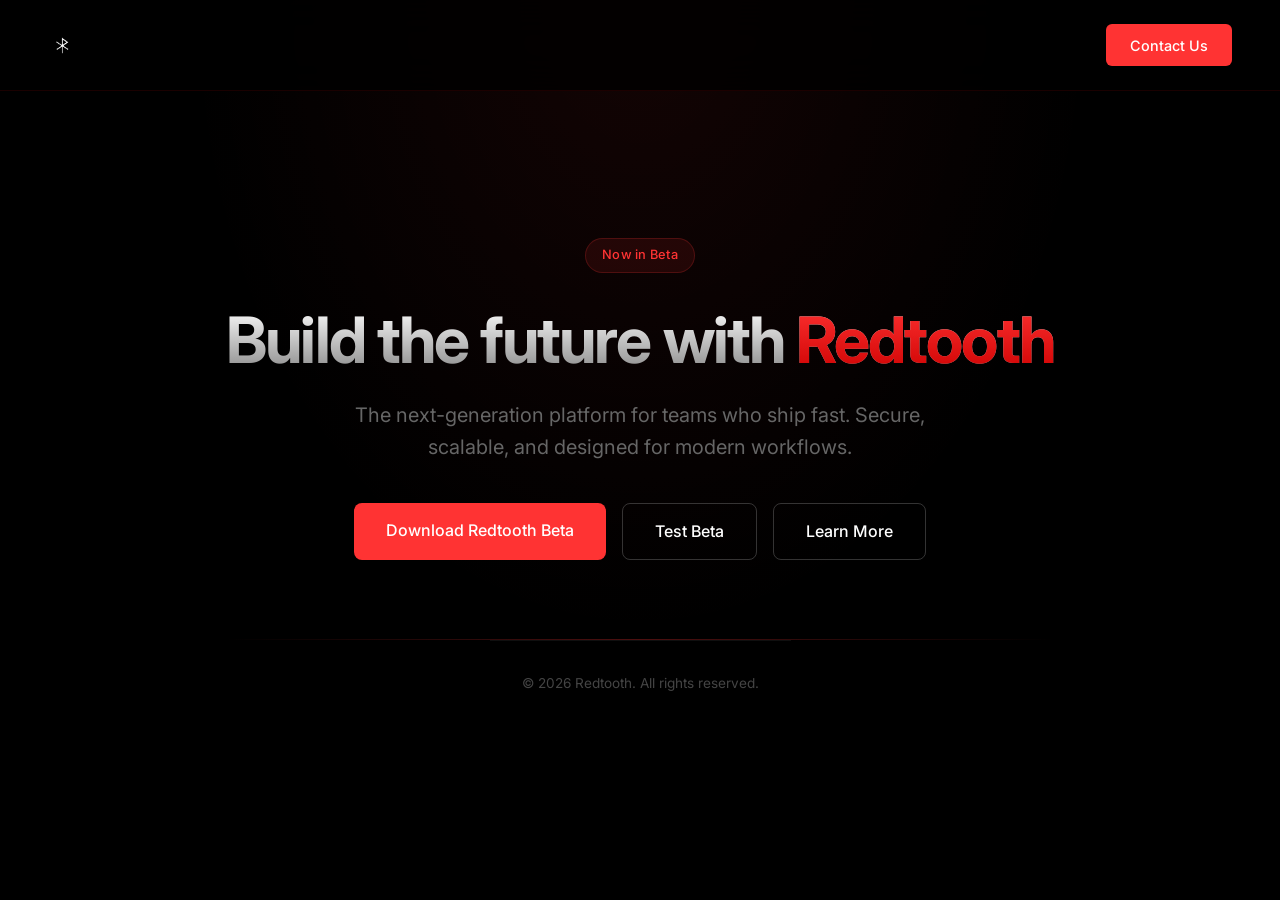
<file: index.html>
<!DOCTYPE html>
<html lang="en">
<head>
    <meta charset="UTF-8">
    <meta name="viewport" content="width=device-width, initial-scale=1.0">
    <title>Redtooth</title>
    <link rel="icon" type="image/svg+xml" href="redtooth-logo.svg">
    <link rel="preconnect" href="https://fonts.googleapis.com">
    <link rel="preconnect" href="https://fonts.gstatic.com" crossorigin>
    <link href="https://fonts.googleapis.com/css2?family=Inter:wght@300;400;500;600;700&display=swap" rel="stylesheet">
    <style>
        * {
            margin: 0;
            padding: 0;
            box-sizing: border-box;
        }

        body {
            font-family: 'Inter', -apple-system, BlinkMacSystemFont, sans-serif;
            background: #000000;
            color: #ffffff;
            line-height: 1.6;
            overflow-x: hidden;
        }

        nav {
            position: fixed;
            top: 0;
            left: 0;
            right: 0;
            padding: 1.5rem 3rem;
            display: flex;
            justify-content: space-between;
            align-items: center;
            z-index: 100;
            background: rgba(0, 0, 0, 0.8);
            backdrop-filter: blur(20px);
            border-bottom: 1px solid rgba(255, 0, 0, 0.1);
        }

        .nav-logo {
            display: flex;
            align-items: center;
            gap: 0.5rem;
        }

        .nav-logo img {
            height: 32px;
            width: auto;
        }

        .nav-links {
            display: flex;
            gap: 2rem;
            list-style: none;
        }

        .nav-links a {
            color: #888;
            text-decoration: none;
            font-size: 0.9rem;
            font-weight: 500;
            transition: color 0.2s ease;
        }

        .nav-links a:hover {
            color: #ffffff;
        }

        .nav-cta {
            padding: 0.6rem 1.5rem;
            background: #ff3333;
            color: #ffffff;
            border: none;
            border-radius: 6px;
            font-size: 0.9rem;
            font-weight: 500;
            cursor: pointer;
            transition: background 0.2s ease;
            text-decoration: none;
            display: inline-block;
        }

        .nav-cta:hover {
            background: #ff2222;
        }

        .hero {
            min-height: 100vh;
            display: flex;
            flex-direction: column;
            justify-content: center;
            align-items: center;
            position: relative;
            padding: 8rem 2rem 4rem;
            background: radial-gradient(ellipse at top, rgba(255, 51, 51, 0.08) 0%, transparent 50%);
        }

        .hero-content {
            max-width: 900px;
            text-align: center;
            position: relative;
            z-index: 10;
        }

        .badge {
            display: inline-block;
            padding: 0.4rem 1rem;
            background: rgba(255, 51, 51, 0.1);
            border: 1px solid rgba(255, 51, 51, 0.2);
            border-radius: 20px;
            font-size: 0.8rem;
            font-weight: 500;
            color: #ff3333;
            margin-bottom: 2rem;
            letter-spacing: 0.02em;
        }

        h1 {
            font-size: 4rem;
            font-weight: 700;
            letter-spacing: -0.03em;
            line-height: 1.1;
            margin-bottom: 1.5rem;
            background: linear-gradient(180deg, #ffffff 0%, #888888 100%);
            -webkit-background-clip: text;
            -webkit-text-fill-color: transparent;
            background-clip: text;
        }

        h1 span {
            background: linear-gradient(180deg, #ff3333 0%, #cc0000 100%);
            -webkit-background-clip: text;
            -webkit-text-fill-color: transparent;
            background-clip: text;
        }

        .subtitle {
            font-size: 1.25rem;
            color: #666;
            margin-bottom: 2.5rem;
            max-width: 600px;
            margin-left: auto;
            margin-right: auto;
            font-weight: 400;
        }

        .cta-group {
            display: flex;
            gap: 1rem;
            justify-content: center;
            margin-bottom: 5rem;
        }

        .primary-button {
            padding: 0.9rem 2rem;
            background: #ff3333;
            color: #ffffff;
            border: none;
            border-radius: 8px;
            font-size: 1rem;
            font-weight: 500;
            cursor: pointer;
            transition: all 0.2s ease;
            text-decoration: none;
            display: inline-block;
        }

        .primary-button:hover {
            background: #ff2222;
            transform: translateY(-1px);
        }

        .secondary-button {
            padding: 0.9rem 2rem;
            background: transparent;
            color: #ffffff;
            border: 1px solid rgba(255, 255, 255, 0.2);
            border-radius: 8px;
            font-size: 1rem;
            font-weight: 500;
            cursor: pointer;
            transition: all 0.2s ease;
            text-decoration: none;
            display: inline-block;
        }

        .secondary-button:hover {
            border-color: rgba(255, 255, 255, 0.4);
            background: rgba(255, 255, 255, 0.05);
        }

        .features {
            display: grid;
            grid-template-columns: repeat(3, 1fr);
            gap: 2rem;
            max-width: 1200px;
            margin: 0 auto;
            padding: 0 2rem;
        }

        .feature-card {
            background: rgba(255, 255, 255, 0.02);
            border: 1px solid rgba(255, 255, 255, 0.06);
            border-radius: 12px;
            padding: 2rem;
            transition: all 0.3s ease;
        }

        .feature-card:hover {
            background: rgba(255, 255, 255, 0.04);
            border-color: rgba(255, 51, 51, 0.2);
            transform: translateY(-2px);
        }

        .feature-icon {
            width: 48px;
            height: 48px;
            background: linear-gradient(135deg, rgba(255, 51, 51, 0.2) 0%, rgba(255, 51, 51, 0.05) 100%);
            border-radius: 10px;
            display: flex;
            align-items: center;
            justify-content: center;
            margin-bottom: 1.5rem;
            font-size: 1.5rem;
        }

        .feature-title {
            font-size: 1.1rem;
            font-weight: 600;
            margin-bottom: 0.75rem;
            color: #ffffff;
        }

        .feature-description {
            font-size: 0.95rem;
            color: #666;
            line-height: 1.6;
        }

        .gradient-line {
            position: absolute;
            bottom: 0;
            left: 0;
            right: 0;
            height: 1px;
            background: linear-gradient(90deg, transparent, rgba(255, 51, 51, 0.3), transparent);
        }

        footer {
            padding: 2rem;
            text-align: center;
            color: #444;
            font-size: 0.85rem;
            border-top: 1px solid rgba(255, 255, 255, 0.06);
        }

        @media (max-width: 768px) {
            nav {
                padding: 1rem 1.5rem;
            }

            .nav-links {
                display: none;
            }

            h1 {
                font-size: 2.5rem;
            }

            .subtitle {
                font-size: 1rem;
            }

            .features {
                grid-template-columns: 1fr;
            }

            .cta-group {
                flex-direction: column;
                align-items: center;
            }
        }
    </style>
</head>
<body>
    <nav>
        <div class="nav-logo">
            <img src="redtooth_logo.jpg" alt="Redtooth Logo">
        </div>
      
        <a href="contact.html" class="nav-cta">Contact Us</a>
    </nav>

    <div class="hero">
        <div class="hero-content">
            <div class="badge">Now in Beta</div>
            <h1>Build the future with <span>Redtooth</span></h1>
            <p class="subtitle">The next-generation platform for teams who ship fast. Secure, scalable, and designed for modern workflows.</p>
            <div class="cta-group">
                <a href="redtooth-beta.rar" download class="primary-button">Download Redtooth Beta</a>
                <a href="encode.html" class="secondary-button">Test Beta</a>
                <a href="learn-more.html" class="secondary-button">Learn More</a>
            </div>
            
            <!-- <div class="features">
                <div class="feature-card">
                    <div class="feature-icon">⚡</div>
                    <h3 class="feature-title">Lightning Performance</h3>
                    <p class="feature-description">Built for speed with sub-millisecond response times and edge computing capabilities.</p>
                </div>
                <div class="feature-card">
                    <div class="feature-icon">🔒</div>
                    <h3 class="feature-title">Enterprise Security</h3>
                    <p class="feature-description">SOC 2 compliant with end-to-end encryption and advanced access controls.</p>
                </div>
                <div class="feature-card">
                    <div class="feature-icon">🔄</div>
                    <h3 class="feature-title">Seamless Integration</h3>
                    <p class="feature-description">Connect with 200+ tools and services through our robust API ecosystem.</p>
                </div>
            </div>
        </div> -->
        <div class="gradient-line"></div>
    </div>

    <footer>
        © 2026 Redtooth. All rights reserved.
    </footer>
</body>
</html>
</file>
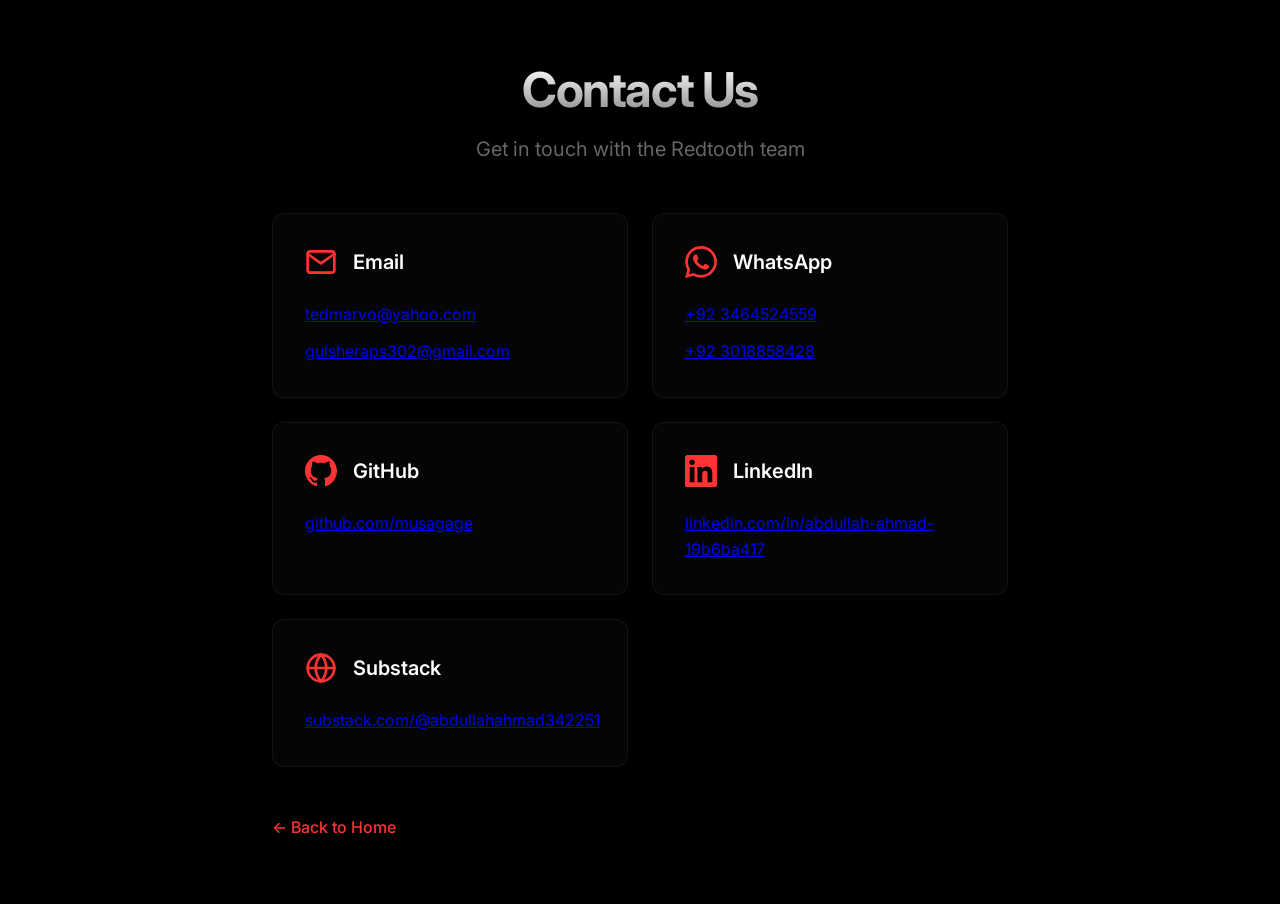
<file: contact.html>
<!DOCTYPE html>
<html lang="en">
<head>
    <meta charset="UTF-8">
    <meta name="viewport" content="width=device-width, initial-scale=1.0">
    <title>Contact - Redtooth</title>
    <link rel="icon" type="image/svg+xml" href="redtooth-logo.svg">
    <link rel="preconnect" href="https://fonts.googleapis.com">
    <link rel="preconnect" href="https://fonts.gstatic.com" crossorigin>
    <link href="https://fonts.googleapis.com/css2?family=Inter:wght@300;400;500;600;700&display=swap" rel="stylesheet">
    <style>
        * {
            margin: 0;
            padding: 0;
            box-sizing: border-box;
        }

        body {
            font-family: 'Inter', -apple-system, BlinkMacSystemFont, sans-serif;
            background: #000000;
            color: #ffffff;
            line-height: 1.6;
        }

        .container {
            max-width: 800px;
            margin: 0 auto;
            padding: 4rem 2rem 4rem;
        }

        h1 {
            font-size: 3rem;
            font-weight: 700;
            letter-spacing: -0.03em;
            line-height: 1.1;
            margin-bottom: 1rem;
            background: linear-gradient(180deg, #ffffff 0%, #888888 100%);
            -webkit-background-clip: text;
            -webkit-text-fill-color: transparent;
            background-clip: text;
            text-align: center;
        }

        .subtitle {
            font-size: 1.25rem;
            color: #666;
            margin-bottom: 3rem;
            text-align: center;
        }

        .contact-grid {
            display: grid;
            grid-template-columns: repeat(auto-fit, minmax(350px, 1fr));
            gap: 1.5rem;
            margin-top: 2rem;
        }

        .contact-card {
            background: rgba(255, 255, 255, 0.02);
            border: 1px solid rgba(255, 255, 255, 0.06);
            border-radius: 12px;
            padding: 2rem;
            transition: all 0.3s ease;
        }

        .contact-card:hover {
            background: rgba(255, 255, 255, 0.04);
            border-color: rgba(255, 51, 51, 0.3);
            transform: translateY(-2px);
        }

        .contact-header {
            display: flex;
            align-items: center;
            gap: 1rem;
            margin-bottom: 1.5rem;
        }

        .contact-header svg {
            width: 32px;
            height: 32px;
        }

        .contact-header h3 {
            font-size: 1.25rem;
            font-weight: 600;
            color: #ffffff;
        }

        .contact-links {
            display: flex;
            flex-direction: column;
            gap: 0.75rem;
        }

        .contact-link {
            color: #888;
            text-decoration: none;
            font-size: 0.95rem;
            transition: color 0.2s ease;
            display: flex;
            align-items: center;
            gap: 0.5rem;
        }

        .contact-link:hover {
            color: #ff3333;
        }

        .contact-link::before {
            content: '→';
            color: #ff3333;
            font-size: 0.8rem;
        }

        .back-link {
            display: inline-block;
            margin-top: 3rem;
            color: #ff3333;
            text-decoration: none;
            font-weight: 500;
        }

        .back-link:hover {
            text-decoration: underline;
        }

        @media (max-width: 768px) {
            h1 {
                font-size: 2rem;
            }

            .subtitle {
                font-size: 1rem;
            }

            .contact-grid {
                grid-template-columns: 1fr;
            }
        }
    </style>
</head>
<body>
    <div class="container">
        <h1>Contact Us</h1>
        <p class="subtitle">Get in touch with the Redtooth team</p>
        
        <div class="contact-grid">
            <div class="contact-card">
                <div class="contact-header">
                    <svg xmlns="http://www.w3.org/2000/svg" viewBox="0 0 24 24" fill="none" stroke="#ff3333" stroke-width="2" stroke-linecap="round" stroke-linejoin="round">
                        <path d="M4 4h16c1.1 0 2 .9 2 2v12c0 1.1-.9 2-2 2H4c-1.1 0-2-.9-2-2V6c0-1.1.9-2 2-2z"></path>
                        <polyline points="22,6 12,13 2,6"></polyline>
                    </svg>
                    <h3>Email</h3>
                </div>
                <div class="contact-links">
                    <a href="mailto:tedmarvo@yahoo.com">tedmarvo@yahoo.com</a>
                    <a href="mailto:gulsheraps302@gmail.com">gulsheraps302@gmail.com</a>
                </div>
            </div>

            <div class="contact-card">
                <div class="contact-header">
                    <svg xmlns="http://www.w3.org/2000/svg" viewBox="0 0 24 24" fill="#ff3333">
                        <path d="M17.472 14.382c-.297-.149-1.758-.867-2.03-.967-.273-.099-.471-.148-.67.15-.197.297-.767.966-.94 1.164-.173.199-.347.223-.644.075-.297-.15-1.255-.463-2.39-1.475-.883-.788-1.48-1.761-1.653-2.059-.173-.297-.018-.458.13-.606.134-.133.298-.347.446-.52.149-.174.198-.298.298-.497.099-.198.05-.371-.025-.52-.075-.149-.669-1.612-.916-2.207-.242-.579-.487-.5-.669-.51-.173-.008-.371-.01-.57-.01-.198 0-.52.074-.792.372-.272.297-1.04 1.016-1.04 2.479 0 1.462 1.065 2.875 1.213 3.074.149.198 2.096 3.2 5.077 4.487.709.306 1.262.489 1.694.625.712.227 1.36.195 1.871.118.571-.085 1.758-.719 2.006-1.413.248-.694.248-1.289.173-1.413-.074-.124-.272-.198-.57-.347m-5.421 7.403h-.004a9.87 9.87 0 01-5.031-1.378l-.361-.214-3.741.982.998-3.648-.235-.374a9.86 9.86 0 01-1.51-5.26c.001-5.45 4.436-9.884 9.888-9.884 2.64 0 5.122 1.03 6.988 2.898a9.825 9.825 0 012.893 6.994c-.003 5.45-4.437 9.884-9.885 9.884m8.413-18.297A11.815 11.815 0 0012.05 0C5.495 0 .16 5.335.157 11.892c0 2.096.547 4.142 1.588 5.945L.057 24l6.305-1.654a11.882 11.882 0 005.683 1.448h.005c6.554 0 11.89-5.335 11.893-11.893a11.821 11.821 0 00-3.48-8.413z"/>
                    </svg>
                    <h3>WhatsApp</h3>
                </div>
                <div class="contact-links">
                    <a href="https://wa.me/923464524559">+92 3464524559</a>
                    <a href="https://wa.me/923018858428">+92 3018858428</a>
                </div>
            </div>

            <div class="contact-card">
                <div class="contact-header">
                    <svg xmlns="http://www.w3.org/2000/svg" viewBox="0 0 24 24" fill="#ff3333">
                        <path d="M12 0c-6.626 0-12 5.373-12 12 0 5.302 3.438 9.8 8.207 11.387.599.111.793-.261.793-.577v-2.234c-3.338.726-4.033-1.416-4.033-1.416-.546-1.387-1.333-1.756-1.333-1.756-1.089-.745.083-.729.083-.729 1.205.084 1.839 1.237 1.839 1.237 1.07 1.834 2.807 1.304 3.492.997.107-.775.418-1.305.762-1.604-2.665-.305-5.467-1.334-5.467-5.931 0-1.311.469-2.381 1.236-3.221-.124-.303-.535-1.524.117-3.176 0 0 1.008-.322 3.301 1.23.957-.266 1.983-.399 3.003-.404 1.02.005 2.047.138 3.006.404 2.291-1.552 3.297-1.23 3.297-1.23.653 1.653.242 2.874.118 3.176.77.84 1.235 1.911 1.235 3.221 0 4.609-2.807 5.624-5.479 5.921.43.372.823 1.102.823 2.222v3.293c0 .319.192.694.801.576 4.765-1.589 8.199-6.086 8.199-11.386 0-6.627-5.373-12-12-12z"/>
                    </svg>
                    <h3>GitHub</h3>
                </div>
                <div class="contact-links">
                    <a href="https://github.com/musagage" target="_blank">github.com/musagage</a>
                </div>
            </div>

            <div class="contact-card">
                <div class="contact-header">
                    <svg xmlns="http://www.w3.org/2000/svg" viewBox="0 0 24 24" fill="#ff3333">
                        <path d="M20.447 20.452h-3.554v-5.569c0-1.328-.027-3.037-1.852-3.037-1.853 0-2.136 1.445-2.136 2.939v5.667H9.351V9h3.414v1.561h.046c.477-.9 1.637-1.85 3.37-1.85 3.601 0 4.267 2.37 4.267 5.455v6.286zM5.337 7.433c-1.144 0-2.063-.926-2.063-2.065 0-1.138.92-2.063 2.063-2.063 1.14 0 2.064.925 2.064 2.063 0 1.139-.925 2.065-2.064 2.065zm1.782 13.019H3.555V9h3.564v11.452zM22.225 0H1.771C.792 0 0 .774 0 1.729v20.542C0 23.227.792 24 1.771 24h20.451C23.2 24 24 23.227 24 22.271V1.729C24 .774 23.2 0 22.222 0h.003z"/>
                    </svg>
                    <h3>LinkedIn</h3>
                </div>
                <div class="contact-links">
                    <a href="https://www.linkedin.com/in/abdullah-ahmad-19b6ba417" target="_blank">linkedin.com/in/abdullah-ahmad-19b6ba417</a>
                </div>
            </div>

            <div class="contact-card">
                <div class="contact-header">
                    <svg xmlns="http://www.w3.org/2000/svg" viewBox="0 0 24 24" fill="none" stroke="#ff3333" stroke-width="2" stroke-linecap="round" stroke-linejoin="round">
                        <circle cx="12" cy="12" r="10"></circle>
                        <line x1="2" y1="12" x2="22" y2="12"></line>
                        <path d="M12 2a15.3 15.3 0 0 1 4 10 15.3 15.3 0 0 1-4 10 15.3 15.3 0 0 1-4-10 15.3 15.3 0 0 1 4-10z"></path>
                    </svg>
                    <h3>Substack</h3>
                </div>
                <div class="contact-links">
                    <a href="https://substack.com/@abdullahahmad342251" target="_blank">substack.com/@abdullahahmad342251</a>
                </div>
            </div>
        </div>

        <a href="index.html" class="back-link">← Back to Home</a>
    </div>
</body>
</html>
</file>
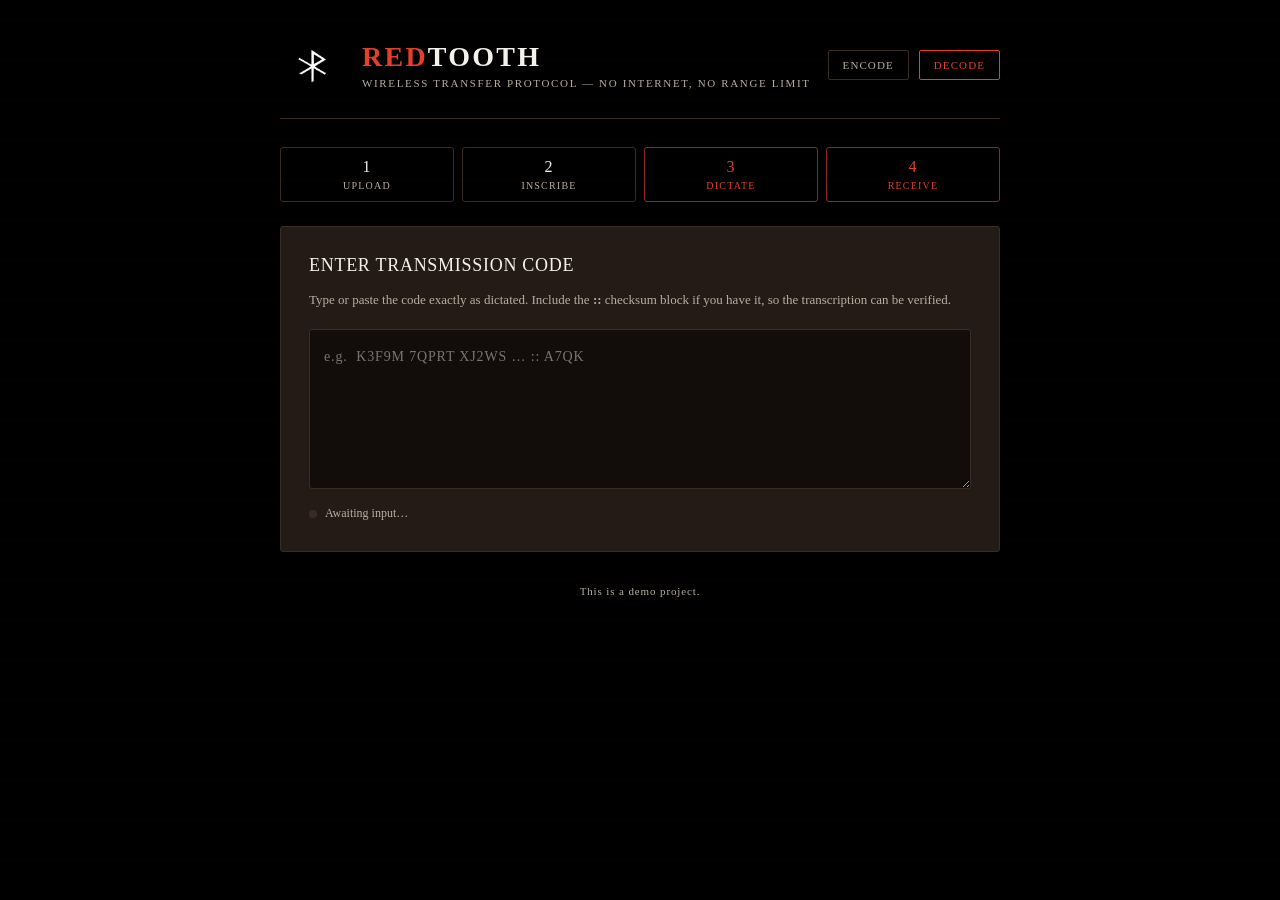
<file: decode.html>
<!DOCTYPE html>
<html lang="en">
<head>
<meta charset="UTF-8">
<meta name="viewport" content="width=device-width, initial-scale=1.0">
<title>Redtooth — Decode</title>
<link rel="stylesheet" href="style.css">
<link rel="icon" href="redtooth-logo.svg" type="image/svg+xml">
<link rel="preconnect" href="https://fonts.googleapis.com">
<link href="https://fonts.googleapis.com/css2?family=Oswald:wght@500;600&family=JetBrains+Mono:wght@400;500&display=swap" rel="stylesheet">
</head>
<body>
<div class="frame">

  <div class="header">
    <img src="redtooth_logo.jpg" alt="Redtooth logo">
    <div>
      <h1><span>RED</span>TOOTH</h1>
      <div class="tagline">Wireless transfer protocol — no internet, no range limit</div>
    </div>
    <div class="nav">
      <a href="encode.html">Encode</a>
      <a href="decode.html" class="active">Decode</a>
    </div>
  </div>

  <div class="flow">
    <div class="step"><span class="num">1</span>Upload</div>
    <div class="step"><span class="num">2</span>Inscribe</div>
    <div class="step active"><span class="num">3</span>Dictate</div>
    <div class="step active"><span class="num">4</span>Receive</div>
  </div>

  <div class="panel">
    
    <h2>Enter Transmission Code</h2>
    <p class="desc">
      Type or paste the code exactly as dictated. Include the <b>::</b>
      checksum block if you have it, so the transcription can be verified.
    </p>

    <textarea
      class="code-input"
      id="codeInput"
      placeholder="e.g.  K3F9M 7QPRT XJ2WS … :: A7QK"
      spellcheck="false"
      autocomplete="off"
      autocorrect="off"
      autocapitalize="characters"
    ></textarea>

    <div class="status-line" id="statusLine">
      <span class="dot"></span>
      <span id="statusText">Awaiting input…</span>
    </div>

    <button class="btn hidden" id="revertBtn">Revert</button>
  </div>

  <div class="panel hidden" id="resultPanel">
   
    <h2>Restored SVG</h2>
    <div class="preview" id="svgPreview"></div>
    <button class="btn secondary" id="downloadSvgBtn" type="button">Download SVG</button>
    <div class="notice" id="checksumNotice"></div>
  </div>

 <div class="footer-note">
   This is a demo project. 
  </div>

</div>

<script src="codec.js"></script>
<script>
const codeInput = document.getElementById('codeInput');
const statusLine = document.getElementById('statusLine');
const statusText = document.getElementById('statusText');
const revertBtn = document.getElementById('revertBtn');
const resultPanel = document.getElementById('resultPanel');
const svgPreview = document.getElementById('svgPreview');
const downloadSvgBtn = document.getElementById('downloadSvgBtn');
const checksumNotice = document.getElementById('checksumNotice');

let lastSVG = null;
let lastFilename = 'restored.svg';

// --- Pasting enabled (manual-typing requirement temporarily relaxed) ---

function setStatus(kind, text) {
  statusLine.className = 'status-line' + (kind ? ' ' + kind : '');
  statusText.textContent = text;
}

function resetResult() {
  resultPanel.classList.add('hidden');
  svgPreview.innerHTML = '';
  lastSVG = null;
}

codeInput.addEventListener('input', () => {
  const val = codeInput.value.trim();
  resetResult();
  if (!val) {
    setStatus('', 'Awaiting input…');
    revertBtn.classList.add('hidden');
    return;
  }
  // Basic shape check: at least one valid Redtooth character group
  const alphabet = "0123456789ABCDEFGHJKMNPQRSTVWXYZ";
  const cleaned = val.toUpperCase().split('').filter(c => alphabet.includes(c)).join('');
  if (cleaned.length < 4) {
    setStatus('warn', 'Code looks too short — keep typing.');
    revertBtn.classList.add('hidden');
    return;
  }
  setStatus('ok', cleaned.length + ' valid characters detected — ready to revert.');
  revertBtn.classList.remove('hidden');
});

revertBtn.addEventListener('click', async () => {
  revertBtn.disabled = true;
  revertBtn.textContent = 'Reverting…';
  try {
    const { svgText, checksumOk } = await rtDecodeToSVG(codeInput.value);
    lastSVG = svgText;
    svgPreview.innerHTML = svgText;
    resultPanel.classList.remove('hidden');

    if (checksumOk === true) {
      checksumNotice.innerHTML = '<b>✓ Checksum verified</b> — the transcribed code matches the original transmission exactly.';
      setStatus('ok', 'Reverted successfully — checksum verified.');
    } else if (checksumOk === false) {
      checksumNotice.innerHTML = '<b>⚠ Checksum mismatch</b> — the file was reconstructed, but the transcription may contain an error. Double-check the dictated code.';
      setStatus('warn', 'Reverted — but checksum did not match. Verify the transcription.');
    } else {
      checksumNotice.innerHTML = 'No checksum block (<code>::</code>) was provided, so the transcription could not be verified automatically.';
      setStatus('ok', 'Reverted successfully — no checksum to verify.');
    }
  } catch (err) {
    setStatus('err', err.message);
    resultPanel.classList.add('hidden');
  } finally {
    revertBtn.disabled = false;
    revertBtn.textContent = 'Revert';
  }
});

downloadSvgBtn.addEventListener('click', () => {
  if (!lastSVG) return;
  const blob = new Blob([lastSVG], { type: 'image/svg+xml' });
  const url = URL.createObjectURL(blob);
  const a = document.createElement('a');
  a.href = url;
  a.download = lastFilename;
  document.body.appendChild(a);
  a.click();
  a.remove();
  URL.revokeObjectURL(url);
});
</script>
</body>
</html>
</file>
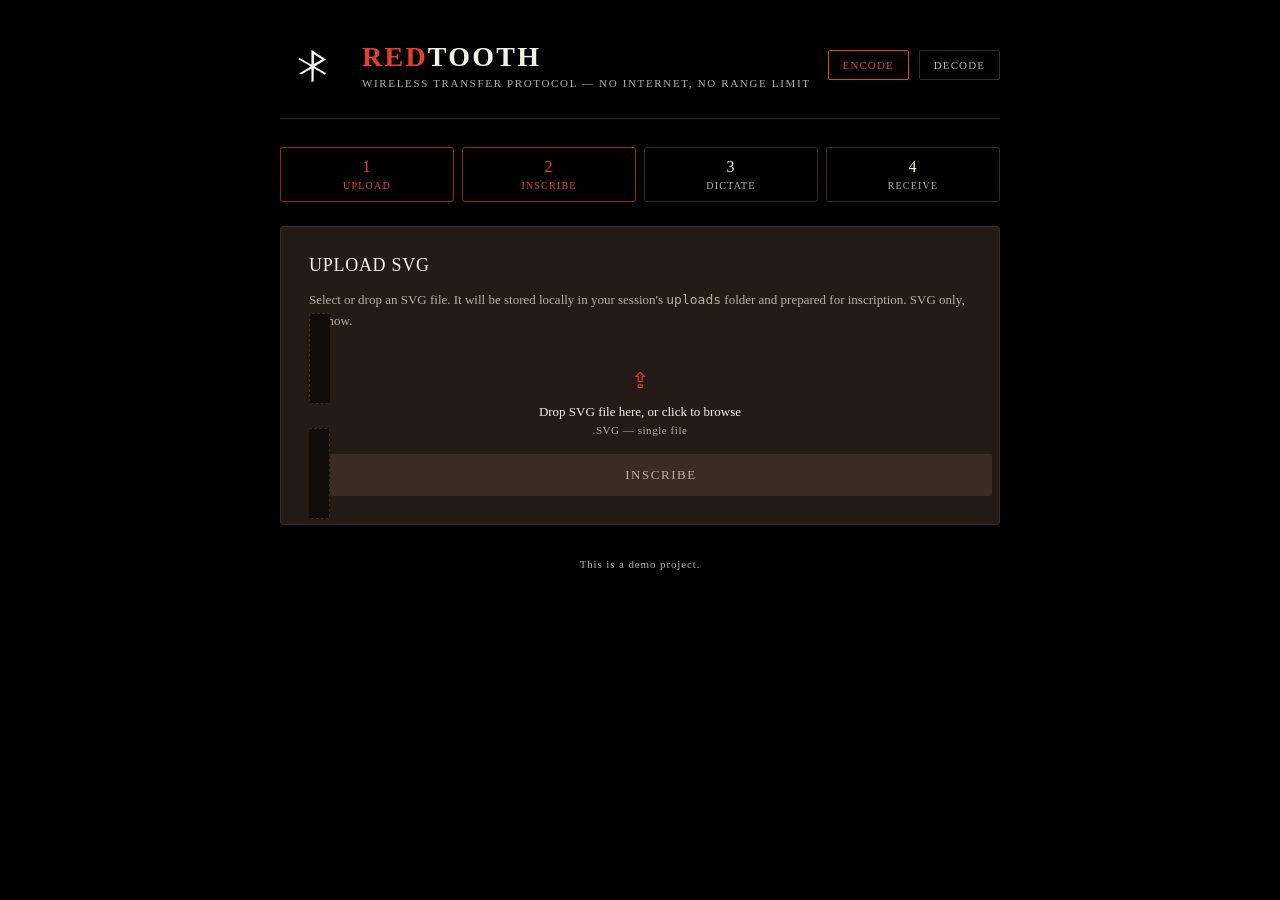
<file: encode.html>
<!DOCTYPE html>
<html lang="en">
<head>
<meta charset="UTF-8">
<meta name="viewport" content="width=device-width, initial-scale=1.0">
<title>Redtooth — Encode</title>
<link rel="stylesheet" href="style.css">
<link rel="icon" href="redtooth-logo.svg" type="image/svg+xml">
<link rel="preconnect" href="https://fonts.googleapis.com">
<link href="https://fonts.googleapis.com/css2?family=Oswald:wght@500;600&family=JetBrains+Mono:wght@400;500&display=swap" rel="stylesheet">
</head>
<body>
<div class="frame">

  <div class="header">
    <img src="redtooth_logo.jpg" alt="Redtooth logo">
    <div>
      <h1><span>RED</span>TOOTH</h1>
      <div class="tagline">Wireless transfer protocol — no internet, no range limit</div>
    </div>
    <div class="nav">
      <a href="encode.html" class="active">Encode</a>
      <a href="decode.html">Decode</a>
    </div>
  </div>

  <div class="flow">
    <div class="step active"><span class="num">1</span>Upload</div>
    <div class="step active"><span class="num">2</span>Inscribe</div>
    <div class="step"><span class="num">3</span>Dictate </div>
    <div class="step"><span class="num">4</span>Receive</div>
  </div>

  <div class="panel">
   
    <h2>Upload SVG</h2>
    <p class="desc">
      Select or drop an SVG file. It will be stored locally in your session's
      <code>uploads</code> folder and prepared for inscription. SVG only, for now.
    </p>

    <label class="dropzone" id="dropzone" for="fileInput">
      <div class="dz-icon">⇪</div>
      <div class="dz-label">Drop SVG file here, or click to browse</div>
      <div class="dz-sub">.SVG — single file</div>
      <input type="file" id="fileInput" accept=".svg,image/svg+xml">
    </label>

    <div class="file-info" id="fileInfo">
      <div>
        <div class="fname" id="fileName">—</div>
        <div id="fileMeta">—</div>
      </div>
      <button class="copy-btn" id="clearFile" type="button">Remove</button>
    </div>

    <div class="preview hidden" id="svgPreview"></div>

    <button class="btn" id="inscribeBtn" disabled>Inscribe</button>
  </div>

  <div class="panel hidden" id="outputPanel">
    
    <h2>Generated Code String</h2>
    <p class="desc">
      Read this code aloud to the receiver — for example, over a phone call —
      so they can type it manually into the <b>Decode</b> page. Each block of
      5 characters is one "word." The final block after <b>::</b> is a checksum
      the receiver can use to confirm an accurate transcription.
    </p>

    <div class="transmission">
      <div class="meta">
        <span class="signal">● TRANSMISSION READY</span>
        <span id="codeStats">—</span>
      </div>
      <div class="code-output" id="codeOutput"></div>
    </div>

    <div class="field-row">
      <button class="btn secondary" id="copyBtn" type="button">Copy Code</button>
      <button class="btn secondary" id="downloadCodeBtn" type="button">Save as .txt</button>
    </div>

    <div class="notice">
      <b>Reminder —</b> on the receiving end, this code should be entered
      exactly as dictated. Pasting is currently enabled on the Decode page
      for convenience.
    </div>
  </div>

  <div class="footer-note">
   This is a demo project. 
  </div>

</div>

<script src="codec.js"></script>
<script>
const dropzone = document.getElementById('dropzone');
const fileInput = document.getElementById('fileInput');
const fileInfo = document.getElementById('fileInfo');
const fileName = document.getElementById('fileName');
const fileMeta = document.getElementById('fileMeta');
const clearFile = document.getElementById('clearFile');
const svgPreview = document.getElementById('svgPreview');
const inscribeBtn = document.getElementById('inscribeBtn');
const outputPanel = document.getElementById('outputPanel');
const codeOutput = document.getElementById('codeOutput');
const codeStats = document.getElementById('codeStats');
const copyBtn = document.getElementById('copyBtn');
const downloadCodeBtn = document.getElementById('downloadCodeBtn');

let currentSVGText = null;
let currentFileName = null;
let lastResult = null;

function resetOutput() {
  outputPanel.classList.add('hidden');
  codeOutput.textContent = '';
  lastResult = null;
}

function showFile(name, text) {
  currentFileName = name;
  currentSVGText = text;
  fileName.textContent = name;
  fileMeta.textContent = (new TextEncoder().encode(text).length) + ' bytes — stored in /uploads';
  fileInfo.classList.add('show');
  svgPreview.innerHTML = text;
  svgPreview.classList.remove('hidden');
  inscribeBtn.disabled = false;
  resetOutput();
}

function handleFile(file) {
  if (!file) return;
  if (!file.name.toLowerCase().endsWith('.svg') && file.type !== 'image/svg+xml') {
    alert('Only SVG files are supported.');
    return;
  }
  const reader = new FileReader();
  reader.onload = (e) => showFile(file.name, e.target.result);
  reader.onerror = () => alert('Could not read file.');
  reader.readAsText(file);
}

dropzone.addEventListener('dragover', (e) => { e.preventDefault(); dropzone.classList.add('drag'); });
dropzone.addEventListener('dragleave', () => dropzone.classList.remove('drag'));
dropzone.addEventListener('drop', (e) => {
  e.preventDefault();
  dropzone.classList.remove('drag');
  if (e.dataTransfer.files.length) handleFile(e.dataTransfer.files[0]);
});
fileInput.addEventListener('change', (e) => handleFile(e.target.files[0]));

clearFile.addEventListener('click', () => {
  currentSVGText = null;
  currentFileName = null;
  fileInput.value = '';
  fileInfo.classList.remove('show');
  svgPreview.classList.add('hidden');
  svgPreview.innerHTML = '';
  inscribeBtn.disabled = true;
  resetOutput();
});

inscribeBtn.addEventListener('click', async () => {
  if (!currentSVGText) return;
  inscribeBtn.disabled = true;
  inscribeBtn.textContent = 'Inscribing…';
  try {
    const result = await rtEncodeSVG(currentSVGText);
    lastResult = result;

    codeOutput.innerHTML = '';
    result.groups.forEach((g, i) => {
      const span = document.createElement('span');
      span.className = 'grp';
      span.textContent = g + (i < result.groups.length - 1 ? ' ' : '');
      codeOutput.appendChild(span);
    });
    const sep = document.createElement('span');
    sep.className = 'grp';
    sep.style.color = 'var(--cream-dim)';
    sep.textContent = ' :: ';
    codeOutput.appendChild(sep);
    const chk = document.createElement('span');
    chk.className = 'grp';
    chk.style.color = '#f0533c';
    chk.style.fontWeight = '600';
    chk.textContent = result.checksumGroup;
    codeOutput.appendChild(chk);

    codeStats.textContent = result.groups.length + ' blocks · '
      + result.raw.length + ' chars · source '
      + result.originalBytes + ' bytes';

    outputPanel.classList.remove('hidden');
  } catch (err) {
    alert('Inscription failed: ' + err.message);
  } finally {
    inscribeBtn.disabled = false;
    inscribeBtn.textContent = 'Inscribe';
  }
});

copyBtn.addEventListener('click', async () => {
  if (!lastResult) return;
  try {
    await navigator.clipboard.writeText(lastResult.code);
    copyBtn.textContent = 'Copied ✓';
    setTimeout(() => copyBtn.textContent = 'Copy Code', 1500);
  } catch (e) {
    alert('Could not copy automatically — select the text manually.');
  }
});

downloadCodeBtn.addEventListener('click', () => {
  if (!lastResult || !currentFileName) return;
  const blob = new Blob([lastResult.code], { type: 'text/plain' });
  const url = URL.createObjectURL(blob);
  const a = document.createElement('a');
  a.href = url;
  a.download = currentFileName.replace(/\.svg$/i, '') + '.redtooth.txt';
  document.body.appendChild(a);
  a.click();
  a.remove();
  URL.revokeObjectURL(url);
});
</script>
</body>
</html>
</file>
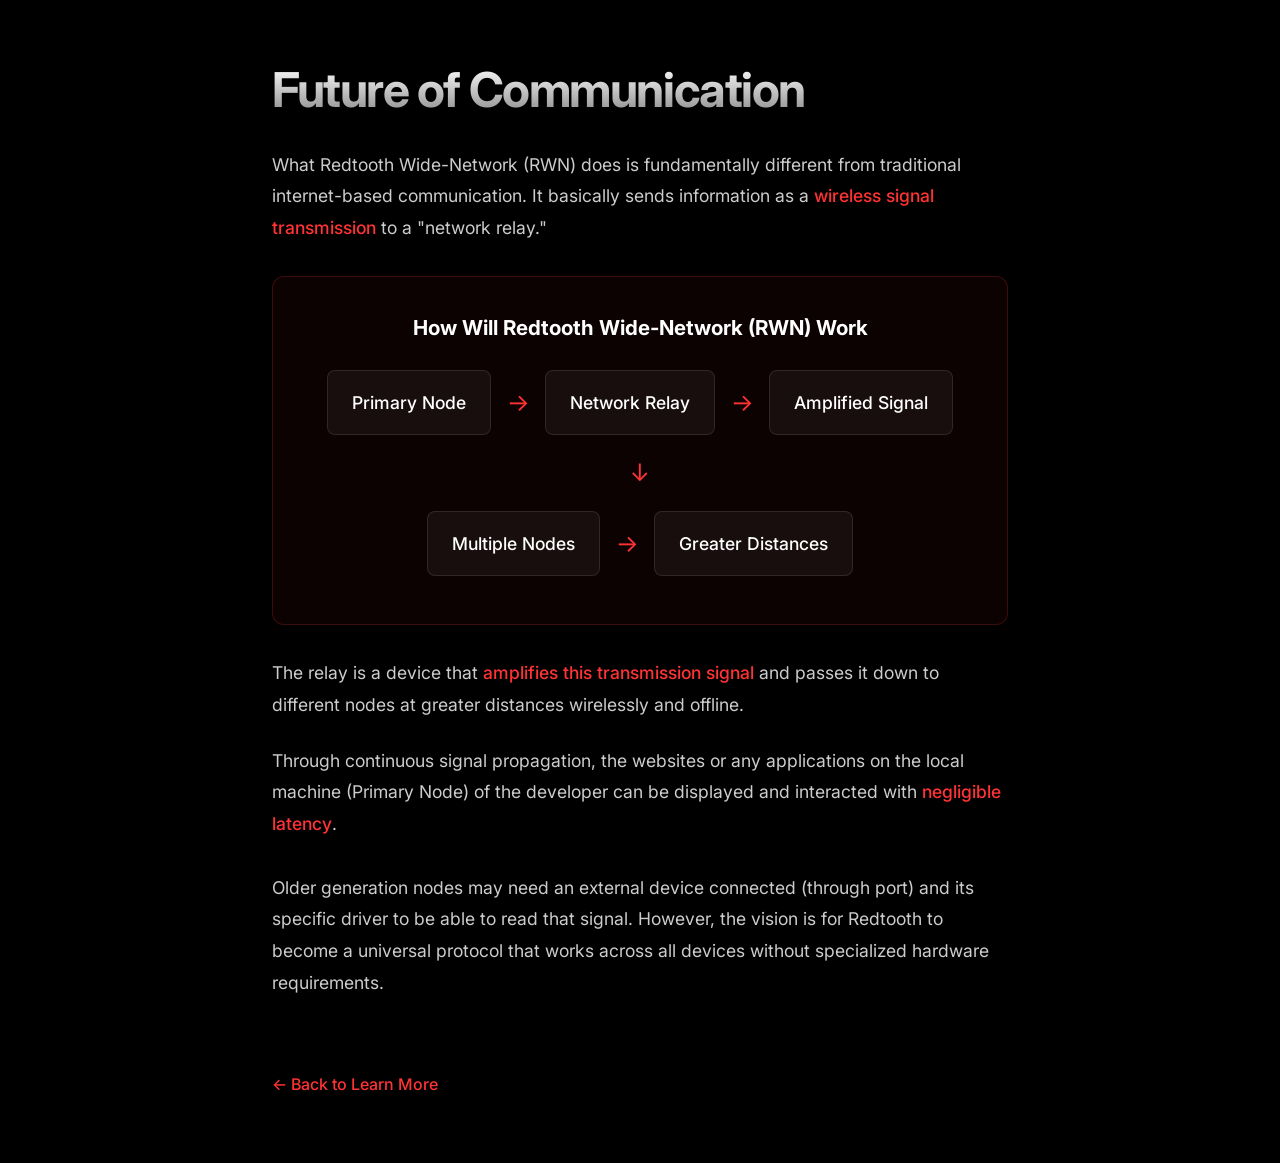
<file: future-of-communication.html>
<!DOCTYPE html>
<html lang="en">
<head>
    <meta charset="UTF-8">
    <meta name="viewport" content="width=device-width, initial-scale=1.0">
    <title>Future of Communication - Redtooth</title>
    <link rel="icon" type="image/svg+xml" href="redtooth-logo.svg">
    <link rel="preconnect" href="https://fonts.googleapis.com">
    <link rel="preconnect" href="https://fonts.gstatic.com" crossorigin>
    <link href="https://fonts.googleapis.com/css2?family=Inter:wght@300;400;500;600;700&display=swap" rel="stylesheet">
    <style>
        * {
            margin: 0;
            padding: 0;
            box-sizing: border-box;
        }

        body {
            font-family: 'Inter', -apple-system, BlinkMacSystemFont, sans-serif;
            background: #000000;
            color: #ffffff;
            line-height: 1.8;
        }

        nav {
            position: fixed;
            top: 0;
            left: 0;
            right: 0;
            padding: 1.5rem 3rem;
            display: flex;
            justify-content: space-between;
            align-items: center;
            z-index: 100;
            background: rgba(0, 0, 0, 0.8);
            backdrop-filter: blur(20px);
            border-bottom: 1px solid rgba(255, 0, 0, 0.1);
        }

        .nav-logo {
            display: flex;
            align-items: center;
            gap: 0.5rem;
        }

        .nav-logo img {
            height: 32px;
            width: auto;
        }

        .nav-links {
            display: flex;
            gap: 2rem;
            list-style: none;
        }

        .nav-links a {
            color: #888;
            text-decoration: none;
            font-size: 0.9rem;
            font-weight: 500;
            transition: color 0.2s ease;
        }

        .nav-links a:hover {
            color: #ffffff;
        }

        .container {
            max-width: 800px;
            margin: 0 auto;
            padding: 4rem 2rem 4rem;
        }

        h1 {
            font-size: 3rem;
            font-weight: 700;
            letter-spacing: -0.03em;
            line-height: 1.1;
            margin-bottom: 2rem;
            background: linear-gradient(180deg, #ffffff 0%, #888888 100%);
            -webkit-background-clip: text;
            -webkit-text-fill-color: transparent;
            background-clip: text;
        }

        .content {
            color: #ccc;
            font-size: 1.1rem;
        }

        .content p {
            margin-bottom: 1.5rem;
        }

        .highlight {
            color: #ff3333;
            font-weight: 500;
        }

        .diagram {
            background: rgba(255, 51, 51, 0.05);
            border: 1px solid rgba(255, 51, 51, 0.2);
            border-radius: 12px;
            padding: 2rem;
            margin: 2rem 0;
            text-align: center;
        }

        .diagram-step {
            display: flex;
            align-items: center;
            justify-content: center;
            gap: 1rem;
            margin: 1rem 0;
            flex-wrap: wrap;
        }

        .diagram-box {
            background: rgba(255, 255, 255, 0.05);
            border: 1px solid rgba(255, 255, 255, 0.1);
            border-radius: 8px;
            padding: 1rem 1.5rem;
            font-weight: 500;
            color: #ffffff;
        }

        .diagram-arrow {
            color: #ff3333;
            font-size: 1.5rem;
        }

        .back-link {
            display: inline-block;
            margin-top: 3rem;
            color: #ff3333;
            text-decoration: none;
            font-weight: 500;
        }

        .back-link:hover {
            text-decoration: underline;
        }

        @media (max-width: 768px) {
            nav {
                padding: 1rem 1.5rem;
            }

            .nav-links {
                display: none;
            }

            h1 {
                font-size: 2rem;
            }

            .content {
                font-size: 1rem;
            }

            .diagram-step {
                flex-direction: column;
            }
        }
    </style>
</head>
<body>
    <div class="container">
        <h1>Future of Communication</h1>
        
        <div class="content">
            <p>What Redtooth Wide-Network (RWN) does is fundamentally different from traditional internet-based communication. It basically sends information as a <span class="highlight">wireless signal transmission</span> to a "network relay."</p>

            <div class="diagram">
                <h3 style="margin-bottom: 1.5rem; color: #ffffff;">How Will Redtooth Wide-Network (RWN) Work</h3>
                <div class="diagram-step">
                    <div class="diagram-box">Primary Node</div>
                    <div class="diagram-arrow">→</div>
                    <div class="diagram-box">Network Relay</div>
                    <div class="diagram-arrow">→</div>
                    <div class="diagram-box">Amplified Signal</div>
                </div>
                <div class="diagram-step">
                    <div class="diagram-arrow">↓</div>
                </div>
                <div class="diagram-step">
                    <div class="diagram-box">Multiple Nodes</div>
                    <div class="diagram-arrow">→</div>
                    <div class="diagram-box">Greater Distances</div>
                </div>
            </div>

            <p>The relay is a device that <span class="highlight">amplifies this transmission signal</span> and passes it down to different nodes at greater distances wirelessly and offline.</p>

            <p>Through continuous signal propagation, the websites or any applications on the local machine (Primary Node) of the developer can be displayed and interacted with <span class="highlight">negligible latency</span>.</p>

            <!-- <div class="section" style="margin-top: 2rem; padding: 1.5rem; background: rgba(255, 255, 255, 0.02); border: 1px solid rgba(255, 255, 255, 0.06); border-radius: 12px;">
                <h3 style="font-size: 1.3rem; font-weight: 600; margin-bottom: 1rem; color: #ffffff;">Key Capabilities</h3>
                <ul style="margin-left: 2rem; color: #888;">
                    <li style="margin-bottom: 0.5rem;">Wireless and offline data transfer</li>
                    <li style="margin-bottom: 0.5rem;">Hardware-independent operation</li>
                    <li style="margin-bottom: 0.5rem;">Tested range of 272km (theoretically thousands of kilometers)</li>
                    <li style="margin-bottom: 0.5rem;">Negligible latency for real-time interaction</li>
                    <li style="margin-bottom: 0.5rem;">Local machine hosting with global accessibility</li>
                    <li>Support for live streaming and interactive media</li>
                </ul>
            </div> -->

            <p style="margin-top: 2rem;">Older generation nodes may need an external device connected (through port) and its specific driver to be able to read that signal. However, the vision is for Redtooth to become a universal protocol that works across all devices without specialized hardware requirements.</p>
        </div>

        <a href="learn-more.html" class="back-link">← Back to Learn More</a>
    </div>
</body>
</html>
</file>
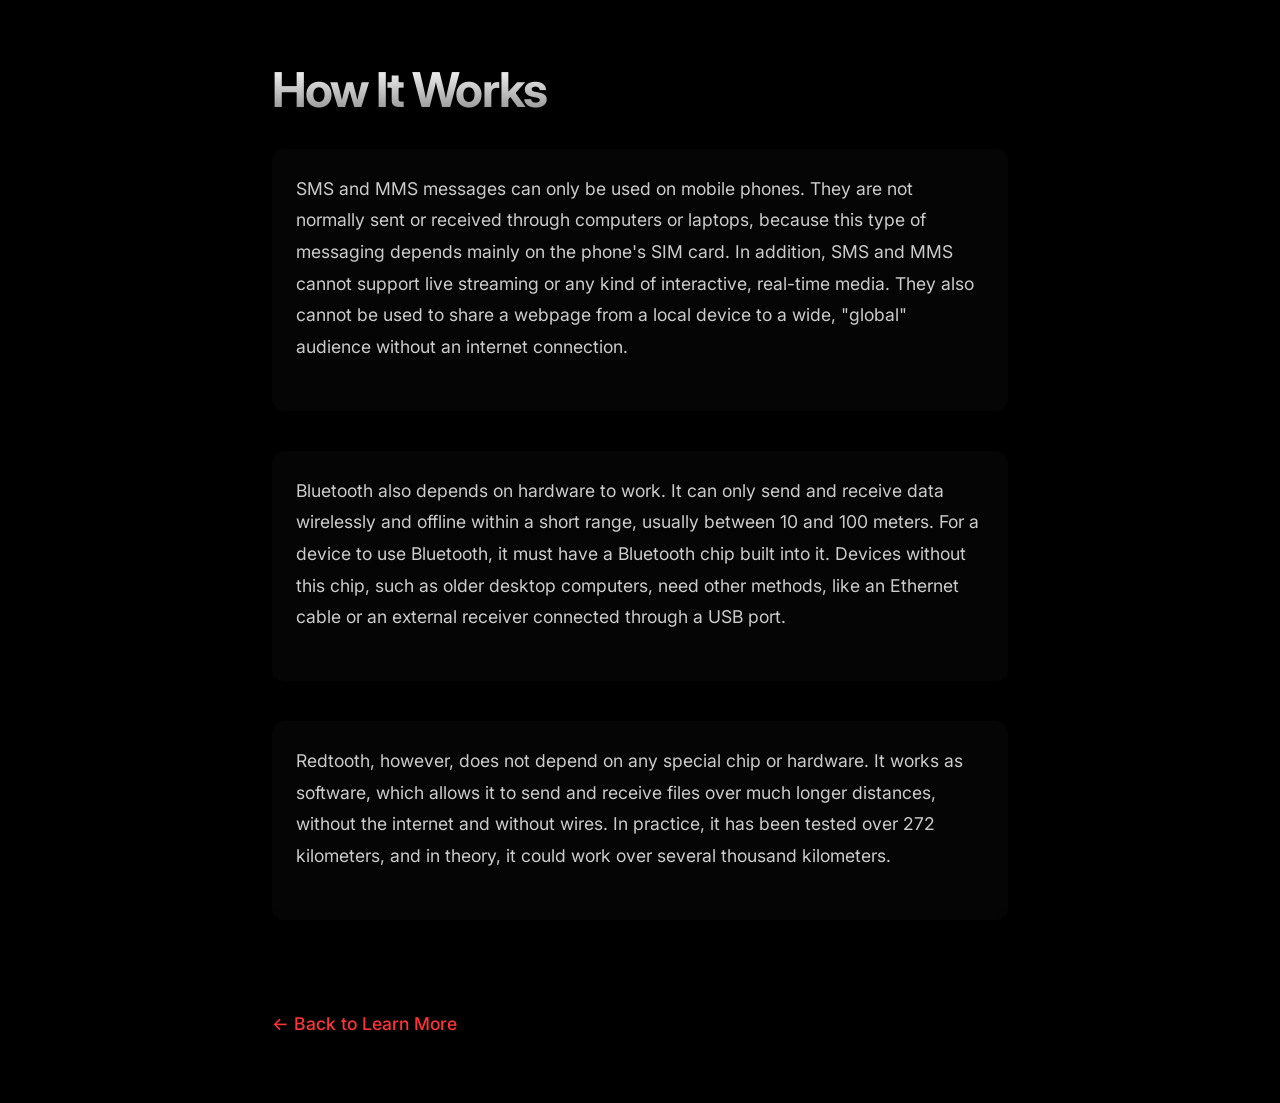
<file: how-it-works.html>
<!DOCTYPE html>
<html lang="en">
<head>
    <meta charset="UTF-8">
    <meta name="viewport" content="width=device-width, initial-scale=1.0">
    <title>How It Works - Redtooth</title>
    <link rel="icon" type="image/svg+xml" href="redtooth-logo.svg">
    <link rel="preconnect" href="https://fonts.googleapis.com">
    <link rel="preconnect" href="https://fonts.gstatic.com" crossorigin>
    <link href="https://fonts.googleapis.com/css2?family=Inter:wght@300;400;500;600;700&display=swap" rel="stylesheet">
    <style>
        * {
            margin: 0;
            padding: 0;
            box-sizing: border-box;
        }

        body {
            font-family: 'Inter', -apple-system, BlinkMacSystemFont, sans-serif;
            background: #000000;
            color: #ffffff;
            line-height: 1.8;
        }

        nav {
            position: fixed;
            top: 0;
            left: 0;
            right: 0;
            padding: 1.5rem 3rem;
            display: flex;
            justify-content: space-between;
            align-items: center;
            z-index: 100;
            background: rgba(0, 0, 0, 0.8);
            backdrop-filter: blur(20px);
            border-bottom: 1px solid rgba(255, 0, 0, 0.1);
        }

        .nav-logo {
            display: flex;
            align-items: center;
            gap: 0.5rem;
        }

        .nav-logo img {
            height: 32px;
            width: auto;
        }

        .nav-links {
            display: flex;
            gap: 2rem;
            list-style: none;
        }

        .nav-links a {
            color: #888;
            text-decoration: none;
            font-size: 0.9rem;
            font-weight: 500;
            transition: color 0.2s ease;
        }

        .nav-links a:hover {
            color: #ffffff;
        }

        .container {
            max-width: 800px;
            margin: 0 auto;
            padding: 4rem 2rem 4rem;
        }

        h1 {
            font-size: 3rem;
            font-weight: 700;
            letter-spacing: -0.03em;
            line-height: 1.1;
            margin-bottom: 2rem;
            background: linear-gradient(180deg, #ffffff 0%, #888888 100%);
            -webkit-background-clip: text;
            -webkit-text-fill-color: transparent;
            background-clip: text;
        }

        .content {
            color: #ccc;
            font-size: 1.1rem;
        }

        .content p {
            margin-bottom: 1.5rem;
        }

        .highlight {
            color: #ff3333;
            font-weight: 500;
        }

        .section {
            margin-bottom: 2.5rem;
            padding: 1.5rem;
            background: rgba(255, 255, 255, 0.02);
            border:none;
            border-radius: 12px;
        }

        .section h3 {
            font-size: 1.3rem;
            font-weight: 600;
            margin-bottom: 1rem;
            color: #ffffff;
        }

        .back-link {
            display: inline-block;
            margin-top: 3rem;
            color: #ff3333;
            text-decoration: none;
            font-weight: 500;
        }

        .back-link:hover {
            text-decoration: underline;
        }

        @media (max-width: 768px) {
            nav {
                padding: 1rem 1.5rem;
            }

            .nav-links {
                display: none;
            }

            h1 {
                font-size: 2rem;
            }

            .content {
                font-size: 1rem;
            }
        }
    </style>
</head>
<body>
    <div class="container">
        <h1>How It Works</h1>
        
        <div class="content">
            <div class="section">
<p>
    SMS and MMS messages can only be used on mobile phones. They are not normally sent or received through computers or laptops, because this type of messaging depends mainly on the phone's SIM card. In addition, SMS and MMS cannot support live streaming or any kind of interactive, real-time media. They also cannot be used to share a webpage from a local device to a wide, "global" audience without an internet connection.
</p>              
            </div>

            <div class="section">
<p>
    Bluetooth also depends on hardware to work. It can only send and receive data wirelessly and offline within a short range, usually between 10 and 100 meters. For a device to use Bluetooth, it must have a Bluetooth chip built into it. Devices without this chip, such as older desktop computers, need other methods, like an Ethernet cable or an external receiver connected through a USB port.
</p>                
            </div>

            <div class="section">
<p>
    Redtooth, however, does not depend on any special chip or hardware. It works as software, which allows it to send and receive files over much longer distances, without the internet and without wires. In practice, it has been tested over 272 kilometers, and in theory, it could work over several thousand kilometers.
</p>              
            </div>

            <!-- <div class="section">
                <h3>Internet Infrastructure Dependencies</h3>
                <p>The internet evolved to become this giant connectome parsing information all across the globe, but it wasn't possible without massive fiber optics cables, server farms, data centers, and telecommunication grids. All of which required heavy duty hardware. But that also means if the hardware deteriorates, malfunctions, or something worse happens, the internet just doesn't work properly.</p>
                <p style="margin-top: 1rem;">For example, often sea creatures bump into fiber optic cables and tear them apart, leading to outages in the associated regions. But Redtooth isn't into this hardware management at all.</p>
            </div>

            <div class="section">
                <h3>Local Hosting vs Global Access</h3>
                <p>Normally, developers on their local machines whenever they want to run and test a website or web application using Apache, PHP, MySQL, they might use servers like XAMPP or WampServer to view the page dynamically onto their web browsers. Other tech stacks can also incorporate similar functionality.</p>
                <p style="margin-top: 1rem;">Point is, these are only visible to the developer and not to the outside world; hence the site is "locally hosted." For a global audience to view the website or application, the developer must either deploy to cloud (AWS etc.) or server from their own servers and allow traffic and requests through the internet.</p>
            </div>
        </div> -->

        <a href="learn-more.html" class="back-link">← Back to Learn More</a>
    </div>
</body>
</html>
</file>
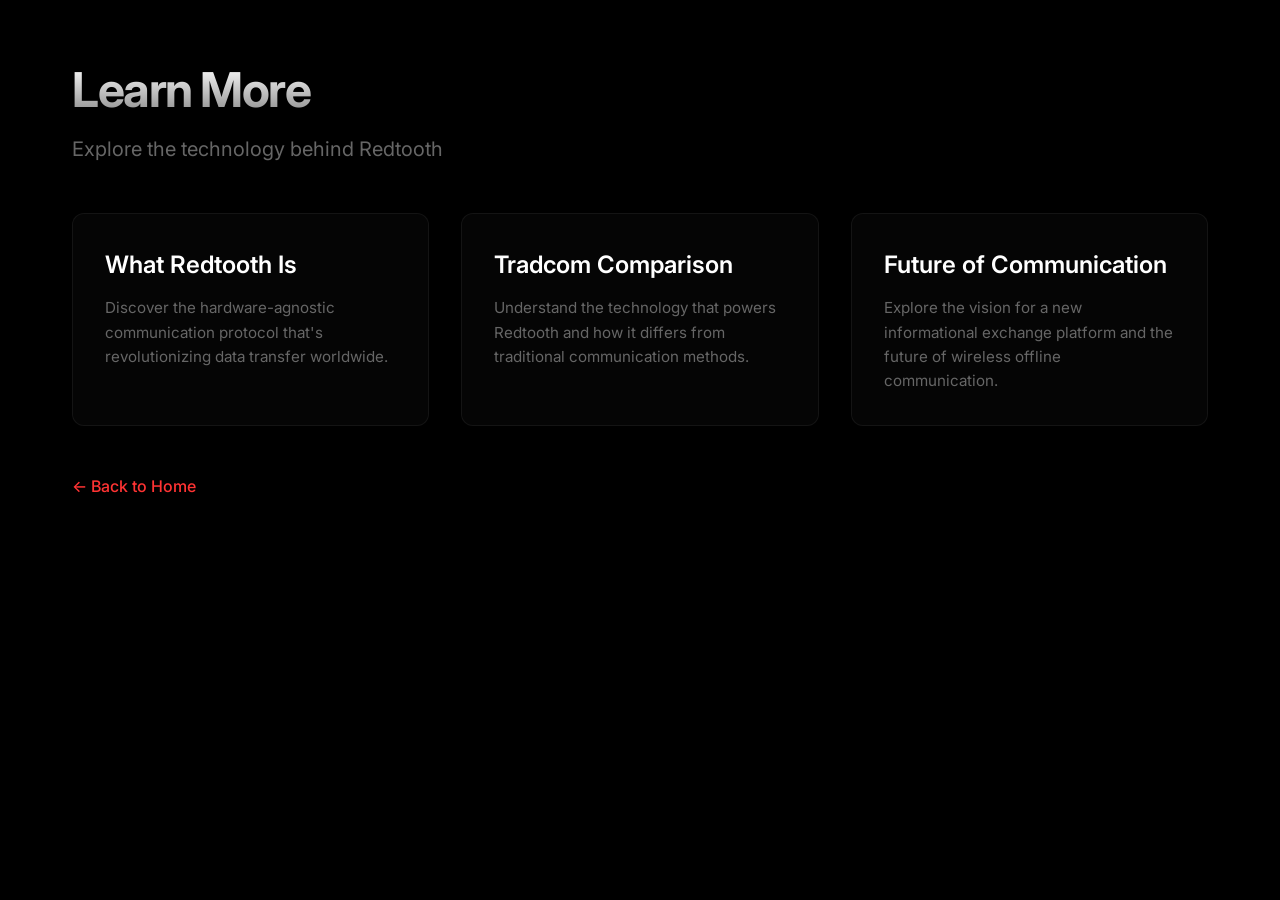
<file: learn-more.html>
<!DOCTYPE html>
<html lang="en">
<head>
    <meta charset="UTF-8">
    <meta name="viewport" content="width=device-width, initial-scale=1.0">
    <title>Learn More - Redtooth</title>
    <link rel="icon" type="image/svg+xml" href="redtooth-logo.svg">
    <link rel="preconnect" href="https://fonts.googleapis.com">
    <link rel="preconnect" href="https://fonts.gstatic.com" crossorigin>
    <link href="https://fonts.googleapis.com/css2?family=Inter:wght@300;400;500;600;700&display=swap" rel="stylesheet">
    <style>
        * {
            margin: 0;
            padding: 0;
            box-sizing: border-box;
        }

        body {
            font-family: 'Inter', -apple-system, BlinkMacSystemFont, sans-serif;
            background: #000000;
            color: #ffffff;
            line-height: 1.6;
        }

        nav {
            position: fixed;
            top: 0;
            left: 0;
            right: 0;
            padding: 1.5rem 3rem;
            display: flex;
            justify-content: space-between;
            align-items: center;
            z-index: 100;
            background: rgba(0, 0, 0, 0.8);
            backdrop-filter: blur(20px);
            border-bottom: 1px solid rgba(255, 0, 0, 0.1);
        }

        .nav-logo {
            display: flex;
            align-items: center;
            gap: 0.5rem;
        }

        .nav-logo img {
            height: 32px;
            width: auto;
        }

        .nav-links {
            display: flex;
            gap: 2rem;
            list-style: none;
        }

        .nav-links a {
            color: #888;
            text-decoration: none;
            font-size: 0.9rem;
            font-weight: 500;
            transition: color 0.2s ease;
        }

        .nav-links a:hover {
            color: #ffffff;
        }

        .container {
            max-width: 1200px;
            margin: 0 auto;
            padding: 4rem 2rem 4rem;
        }

        h1 {
            font-size: 3rem;
            font-weight: 700;
            letter-spacing: -0.03em;
            line-height: 1.1;
            margin-bottom: 1rem;
            background: linear-gradient(180deg, #ffffff 0%, #888888 100%);
            -webkit-background-clip: text;
            -webkit-text-fill-color: transparent;
            background-clip: text;
        }

        .subtitle {
            font-size: 1.25rem;
            color: #666;
            margin-bottom: 3rem;
        }

        .links-grid {
            display: grid;
            grid-template-columns: repeat(auto-fit, minmax(300px, 1fr));
            gap: 2rem;
        }

        .link-card {
            background: rgba(255, 255, 255, 0.02);
            border: 1px solid rgba(255, 255, 255, 0.06);
            border-radius: 12px;
            padding: 2rem;
            transition: all 0.3s ease;
            text-decoration: none;
            color: inherit;
        }

        .link-card:hover {
            background: rgba(255, 255, 255, 0.04);
            border-color: rgba(255, 51, 51, 0.3);
            transform: translateY(-2px);
        }

        .link-card h2 {
            font-size: 1.5rem;
            font-weight: 600;
            margin-bottom: 0.75rem;
            color: #ffffff;
        }

        .link-card p {
            font-size: 0.95rem;
            color: #666;
            line-height: 1.6;
        }

        .back-link {
            display: inline-block;
            margin-top: 3rem;
            color: #ff3333;
            text-decoration: none;
            font-weight: 500;
        }

        .back-link:hover {
            text-decoration: underline;
        }

        @media (max-width: 768px) {
            nav {
                padding: 1rem 1.5rem;
            }

            .nav-links {
                display: none;
            }

            h1 {
                font-size: 2rem;
            }
        }
    </style>
</head>
<body>
    <div class="container">
        <h1>Learn More</h1>
        <p class="subtitle">Explore the technology behind Redtooth</p>
        
        <div class="links-grid">
            <a href="what-redtooth-is.html" class="link-card">
                <h2>What Redtooth Is</h2>
                <p>Discover the hardware-agnostic communication protocol that's revolutionizing data transfer worldwide.</p>
            </a>
            
            <a href="how-it-works.html" class="link-card">
                <h2>Tradcom Comparison</h2>
                <p>Understand the technology that powers Redtooth and how it differs from traditional communication methods.</p>
            </a>
            
            <a href="future-of-communication.html" class="link-card">
                <h2>Future of Communication</h2>
                <p>Explore the vision for a new informational exchange platform and the future of wireless offline communication.</p>
            </a>
        </div>

        <a href="index.html" class="back-link">← Back to Home</a>
    </div>
</body>
</html>
</file>
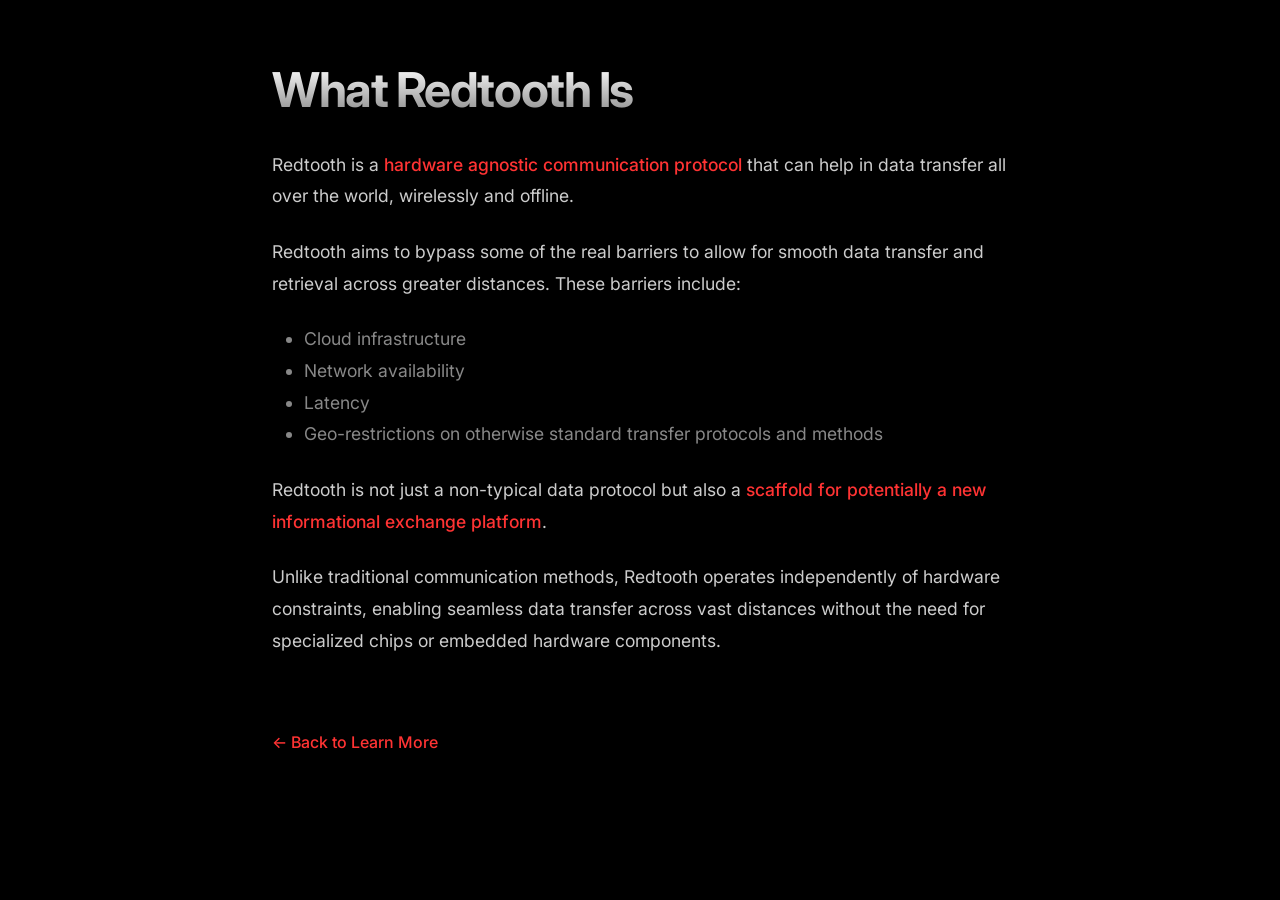
<file: what-redtooth-is.html>
<!DOCTYPE html>
<html lang="en">
<head>
    <meta charset="UTF-8">
    <meta name="viewport" content="width=device-width, initial-scale=1.0">
    <title>What Redtooth Is - Redtooth</title>
    <link rel="icon" type="image/svg+xml" href="redtooth-logo.svg">
    <link rel="preconnect" href="https://fonts.googleapis.com">
    <link rel="preconnect" href="https://fonts.gstatic.com" crossorigin>
    <link href="https://fonts.googleapis.com/css2?family=Inter:wght@300;400;500;600;700&display=swap" rel="stylesheet">
    <style>
        * {
            margin: 0;
            padding: 0;
            box-sizing: border-box;
        }

        body {
            font-family: 'Inter', -apple-system, BlinkMacSystemFont, sans-serif;
            background: #000000;
            color: #ffffff;
            line-height: 1.8;
        }

        nav {
            position: fixed;
            top: 0;
            left: 0;
            right: 0;
            padding: 1.5rem 3rem;
            display: flex;
            justify-content: space-between;
            align-items: center;
            z-index: 100;
            background: rgba(0, 0, 0, 0.8);
            backdrop-filter: blur(20px);
            border-bottom: 1px solid rgba(255, 0, 0, 0.1);
        }

        .nav-logo {
            display: flex;
            align-items: center;
            gap: 0.5rem;
        }

        .nav-logo img {
            height: 32px;
            width: auto;
        }

        .nav-links {
            display: flex;
            gap: 2rem;
            list-style: none;
        }

        .nav-links a {
            color: #888;
            text-decoration: none;
            font-size: 0.9rem;
            font-weight: 500;
            transition: colour 0.2s ease;
        }

        .nav-links a:hover {
            color: #ffffff;
        }

        .container {
            max-width: 800px;
            margin: 0 auto;
            padding: 4rem 2rem 4rem;
        }

        h1 {
            font-size: 3rem;
            font-weight: 700;
            letter-spacing: -0.03em;
            line-height: 1.1;
            margin-bottom: 2rem;
            background: linear-gradient(180deg, #ffffff 0%, #888888 100%);
            -webkit-background-clip: text;
            -webkit-text-fill-color: transparent;
            background-clip: text;
        }

        .content {
            color: #ccc;
            font-size: 1.1rem;
        }

        .content p {
            margin-bottom: 1.5rem;
        }

        .highlight {
            color: #ff3333;
            font-weight: 500;
        }

        .back-link {
            display: inline-block;
            margin-top: 3rem;
            color: #ff3333;
            text-decoration: none;
            font-weight: 500;
        }

        .back-link:hover {
            text-decoration: underline;
        }

        @media (max-width: 768px) {
            nav {
                padding: 1rem 1.5rem;
            }

            .nav-links {
                display: none;
            }

            h1 {
                font-size: 2rem;
            }

            .content {
                font-size: 1rem;
            }
        }
    </style>
</head>
<body>
    <div class="container">
        <h1>What Redtooth Is</h1>
        
        <div class="content">
            <p>Redtooth is a <span class="highlight">hardware agnostic communication protocol</span> that can help in data transfer all over the world, wirelessly and offline.</p>
            
            <p>Redtooth aims to bypass some of the real barriers to allow for smooth data transfer and retrieval across greater distances. These barriers include:</p>
            
            <ul style="margin-bottom: 1.5rem; margin-left: 2rem; color: #888;">
                <li>Cloud infrastructure</li>
                <li>Network availability</li>
                <li>Latency</li>
                <li>Geo-restrictions on otherwise standard transfer protocols and methods</li>
            </ul>
            
            <p>Redtooth is not just a non-typical data protocol but also a <span class="highlight">scaffold for potentially a new informational exchange platform</span>.</p>
            
            <p>Unlike traditional communication methods, Redtooth operates independently of hardware constraints, enabling seamless data transfer across vast distances without the need for specialized chips or embedded hardware components.</p>
        </div>

        <a href="learn-more.html" class="back-link">← Back to Learn More</a>
    </div>
</body>
</html>
</file>
<file: style.css>
:root {
  --bg: #000000;
  --bg-panel: #241b16;
  --bg-deep: #120d0a;
  --red: #e3402a;
  --red-dim: #8c2a1d;
  --amber: #d98c3d;
  --cream: #f4f1ea;
  --cream-dim: #b8aea0;
  --line: #3a2c24;
  --mono: tahoma;
  --display: tahoma;
}

* { box-sizing: border-box; }

body {
  margin: 0;
  min-height: 100vh;
  background: var(--bg);
  background-image:
    repeating-linear-gradient(0deg, transparent, transparent 39px, rgba(227,64,42,0.025) 39px, rgba(227,64,42,0.025) 40px);
  color: var(--cream);
  font-family: var(--mono);
  display: flex;
  flex-direction: column;
  align-items: center;
}

.frame {
  width: 100%;
  max-width: 760px;
  padding: 32px 20px 60px;
}

.header {
  display: flex;
  align-items: center;
  gap: 16px;
  border-bottom: 1px solid var(--line);
  padding-bottom: 20px;
  margin-bottom: 28px;
}

.header img {
  width: 66px;
  height: 66px;
  flex-shrink: 0;
}

.header h1 {
  font-family: var(--display);
  font-weight: 600;
  font-size: 28px;
  letter-spacing: 0.08em;
  text-transform: uppercase;
  margin: 0;
  color: var(--cream);
}

.header h1 span { color: var(--red); }

.header .tagline {
  font-size: 11px;
  letter-spacing: 0.15em;
  text-transform: uppercase;
  color: var(--cream-dim);
  margin-top: 4px;
}

.nav {
  margin-left: auto;
  display: flex;
  gap: 10px;
}

.nav a {
  font-size: 11px;
  letter-spacing: 0.1em;
  text-transform: uppercase;
  color: var(--cream-dim);
  text-decoration: none;
  border: 1px solid var(--line);
  padding: 8px 14px;
  border-radius: 2px;
  transition: border-color 0.15s, color 0.15s;
}

.nav a:hover, .nav a:focus-visible {
  color: var(--red);
  border-color: var(--red-dim);
}

.nav a.active {
  color: var(--red);
  border-color: var(--red);
}

.panel {
  background: var(--bg-panel);
  border: 1px solid var(--line);
  border-radius: 3px;
  padding: 28px;
  margin-bottom: 20px;
}

.eyebrow {
  font-size: 11px;
  letter-spacing: 0.2em;
  text-transform: uppercase;
  color: var(--red);
  margin: 0 0 8px;
  display: flex;
  align-items: center;
  gap: 10px;
}

.eyebrow::after {
  content: "";
  flex: 1;
  height: 1px;
  background: var(--line);
}

.panel h2 {
  font-family: var(--display);
  font-size: 18px;
  letter-spacing: 0.04em;
  text-transform: uppercase;
  margin: 0 0 14px;
  font-weight: 500;
}

.panel p.desc {
  font-size: 13px;
  color: var(--cream-dim);
  line-height: 1.6;
  margin: 0 0 18px;
}

.dropzone {
  border: 1.5px dashed var(--line);
  border-radius: 3px;
  padding: 36px 20px;
  text-align: center;
  cursor: pointer;
  transition: border-color 0.15s, background 0.15s;
  background: var(--bg-deep);
}

.dropzone:hover, .dropzone.drag {
  border-color: var(--red-dim);
  background: rgba(0, 0, 0, 0.04);
}

.dropzone input { display: none; }

.dropzone .dz-icon {
  font-size: 22px;
  color: var(--red);
  margin-bottom: 10px;
}

.dropzone .dz-label {
  font-size: 13px;
  color: var(--cream);
  margin-bottom: 4px;
}

.dropzone .dz-sub {
  font-size: 11px;
  color: var(--cream-dim);
  letter-spacing: 0.05em;
}

.file-info {
  display: none;
  margin-top: 16px;
  padding: 12px 14px;
  background: var(--bg-deep);
  border: 1px solid var(--line);
  border-radius: 3px;
  font-size: 12px;
  color: var(--cream-dim);
  display: none;
  justify-content: space-between;
  align-items: center;
  gap: 10px;
}

.file-info.show { display: flex; }

.file-info .fname { color: var(--cream); word-break: break-all; }

.btn {
  font-family: var(--display);
  font-size: 13px;
  letter-spacing: 0.12em;
  text-transform: uppercase;
  font-weight: 500;
  background: var(--red);
  color: var(--bg-deep);
  border: none;
  padding: 13px 28px;
  border-radius: 2px;
  cursor: pointer;
  transition: background 0.15s, transform 0.05s;
  width: 100%;
  margin-top: 18px;
}

.btn:hover { background: #ffffff; }
.btn:active { transform: translateY(1px); }

.btn:disabled {
  background: var(--line);
  color: var(--cream-dim);
  cursor: not-allowed;
}

.btn.secondary {
  background: transparent;
  border: 1px solid var(--red-dim);
  color: var(--red);
}

.btn.secondary:hover {
  background: rgba(227,64,42,0.08);
  border-color: var(--red);
}

.hidden { display: none !important; }

/* Transmission block */
.transmission {
  background: var(--bg-deep);
  border: 1px solid var(--line);
  border-radius: 3px;
  padding: 18px;
  margin-top: 18px;
}

.transmission .meta {
  display: flex;
  justify-content: space-between;
  font-size: 11px;
  letter-spacing: 0.1em;
  text-transform: uppercase;
  color: var(--cream-dim);
  margin-bottom: 12px;
  flex-wrap: wrap;
  gap: 6px;
}

.transmission .meta .signal { color: var(--red); }

.code-output {
  font-family: var(--mono);
  font-size: 14px;
  line-height: 1.9;
  letter-spacing: 0.08em;
  word-break: break-all;
  color: var(--amber);
  user-select: all;
  max-height: 260px;
  overflow-y: auto;
}

.code-output .grp {
  display: inline-block;
  margin: 0 2px 4px 0;
}

.code-output .grp:nth-child(8n) {
  margin-right: 0;
}

textarea.code-input {
  width: 100%;
  min-height: 160px;
  background: var(--bg-deep);
  border: 1px solid var(--line);
  border-radius: 3px;
  color: var(--cream);
  font-family: var(--mono);
  font-size: 14px;
  letter-spacing: 0.06em;
  line-height: 1.8;
  padding: 14px;
  resize: vertical;
}

textarea.code-input:focus {
  outline: none;
  border-color: var(--red-dim);
}

textarea.code-input.paste-blocked {
  border-color: var(--red);
  animation: shake 0.3s;
}

@keyframes shake {
  0%, 100% { transform: translateX(0); }
  25% { transform: translateX(-4px); }
  75% { transform: translateX(4px); }
}

.status-line {
  display: flex;
  align-items: center;
  gap: 8px;
  font-size: 12px;
  color: var(--cream-dim);
  margin-top: 12px;
  min-height: 18px;
}

.status-line .dot {
  width: 8px;
  height: 8px;
  border-radius: 50%;
  background: var(--line);
  flex-shrink: 0;
}

.status-line.ok .dot { background: #6fae6f; }
.status-line.ok { color: #9bd09b; }

.status-line.err .dot { background: var(--red); }
.status-line.err { color: var(--red); }

.status-line.warn .dot { background: var(--amber); }
.status-line.warn { color: var(--amber); }

.preview {
  margin-top: 18px;
  border: 1px solid var(--line);
  border-radius: 3px;
  padding: 20px;
  background: var(--bg-deep);
  display: flex;
  align-items: center;
  justify-content: center;
  min-height: 140px;
}

.preview svg { max-width: 100%; max-height: 200px; }

.field-row {
  display: flex;
  gap: 10px;
  margin-top: 16px;
}

.field-row .btn { margin-top: 0; }

.notice {
  font-size: 11px;
  color: var(--cream-dim);
  line-height: 1.7;
  margin-top: 10px;
}

.notice b { color: var(--red); }

.flow {
  display: flex;
  justify-content: space-between;
  gap: 8px;
  margin-bottom: 24px;
  flex-wrap: wrap;
}

.flow .step {
  flex: 1;
  min-width: 90px;
  text-align: center;
  font-size: 10px;
  letter-spacing: 0.12em;
  text-transform: uppercase;
  color: var(--cream-dim);
  padding: 10px 6px;
  border: 1px solid var(--line);
  border-radius: 3px;
  position: relative;
}

.flow .step.active {
  color: var(--red);
  border-color: var(--red-dim);
}

.flow .step .num {
  display: block;
  font-family: var(--display);
  font-size: 16px;
  color: var(--cream);
  margin-bottom: 4px;
}

.flow .step.active .num { color: var(--red); }

.footer-note {
  text-align: center;
  font-size: 11px;
  color: var(--cream-dim);
  letter-spacing: 0.08em;
  margin-top: 30px;
  line-height: 1.8;
}

.copy-btn {
  font-family: var(--mono);
  font-size: 11px;
  letter-spacing: 0.1em;
  text-transform: uppercase;
  background: transparent;
  border: 1px solid var(--line);
  color: var(--cream-dim);
  padding: 6px 12px;
  border-radius: 2px;
  cursor: pointer;
  transition: border-color 0.15s, color 0.15s;
}

.copy-btn:hover {
  color: var(--red);
  border-color: var(--red-dim);
}

@media (max-width: 480px) {
  .header h1 { font-size: 22px; }
  .nav a { padding: 6px 10px; font-size: 10px; }
  .panel { padding: 18px; }
}
</file>
